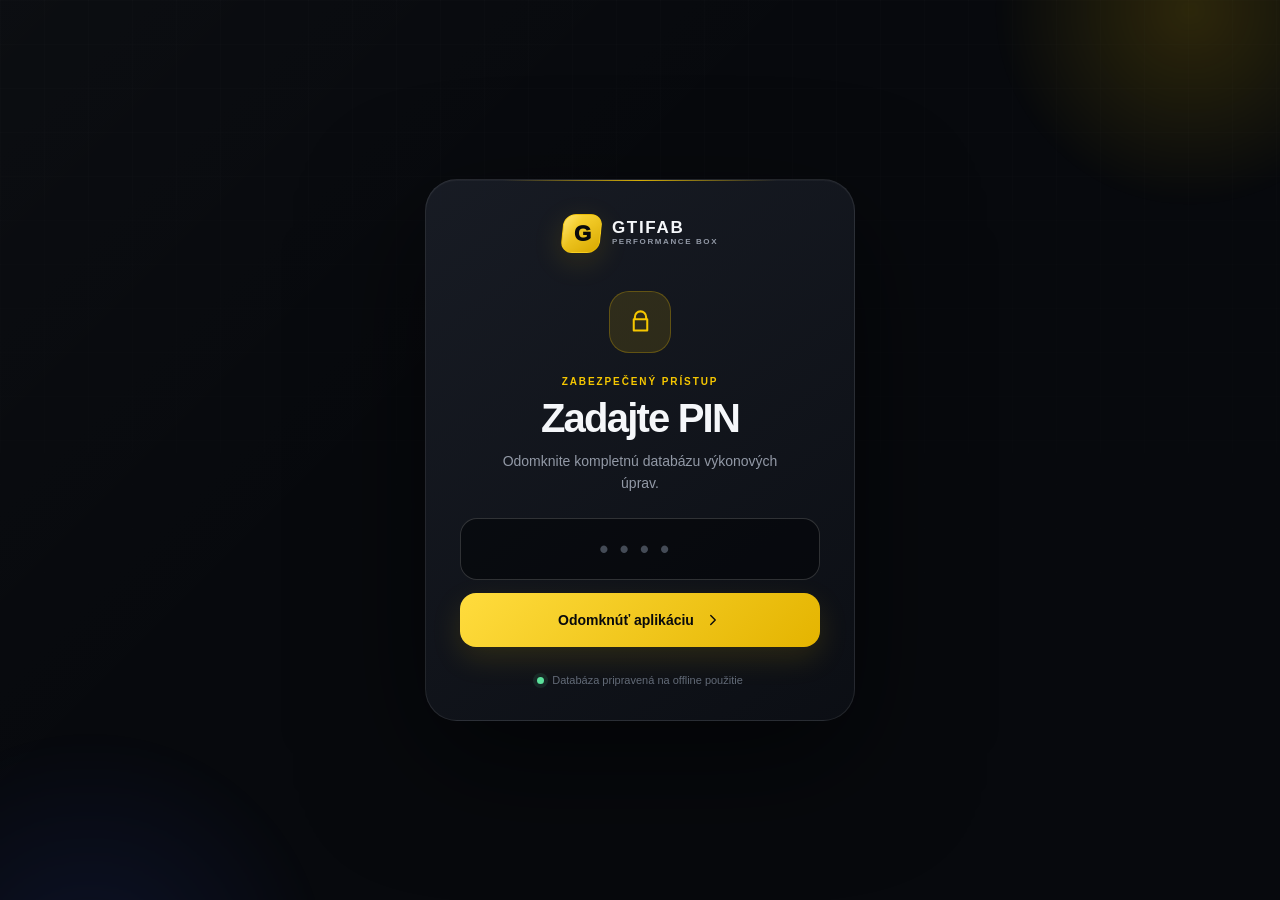
<file: app.html>
<!doctype html>
<html lang="sk">
<head>
  <meta charset="utf-8">
  <meta name="viewport" content="width=device-width, initial-scale=1, viewport-fit=cover">
  <meta name="robots" content="noindex, nofollow, noarchive">
  <meta name="theme-color" content="#07090d">
  <meta name="color-scheme" content="dark">
  <meta name="format-detection" content="telephone=no">
  <meta name="mobile-web-app-capable" content="yes">
  <meta name="apple-mobile-web-app-capable" content="yes">
  <meta name="apple-mobile-web-app-status-bar-style" content="black-translucent">
  <meta name="apple-mobile-web-app-title" content="GTIFAB Box">
  <title>GTIFAB Box</title>
  <link rel="manifest" href="manifest.json">
  <link rel="icon" href="icons/icon-192.png" sizes="192x192">
  <link rel="apple-touch-icon" href="icons/icon-180.png">
  <link rel="stylesheet" href="app.css?v=6.0">
</head>
<body>
  <section id="lock" class="lock-screen" aria-labelledby="lockTitle">
    <div class="ambient ambient-one" aria-hidden="true"></div>
    <div class="ambient ambient-two" aria-hidden="true"></div>
    <div class="lock-card">
      <div class="brand brand-lock" aria-label="GTIFAB Box">
        <span class="brand-mark" aria-hidden="true"><span>G</span></span>
        <span class="brand-copy"><strong>GTIFAB</strong><small>PERFORMANCE BOX</small></span>
      </div>
      <div class="lock-badge" aria-hidden="true">
        <svg viewBox="0 0 24 24"><path d="M7 10V8a5 5 0 0 1 10 0v2M6 10h12v10H6z"/></svg>
      </div>
      <p class="eyebrow" data-i18n="secureAccess">ZABEZPEČENÝ PRÍSTUP</p>
      <h1 id="lockTitle" data-i18n="enterPin">Zadajte PIN</h1>
      <p class="lock-copy" data-i18n="pinCopy">Odomknite kompletnú databázu výkonových úprav.</p>
      <form id="pinForm" novalidate>
        <label class="sr-only" for="pin" data-i18n="pinLabel">PIN kód</label>
        <input id="pin" class="pin-input" type="password" inputmode="numeric" autocomplete="one-time-code" maxlength="8" placeholder="••••" aria-describedby="pinErr">
        <button class="primary-button" type="submit">
          <span data-i18n="unlock">Odomknúť aplikáciu</span>
          <svg viewBox="0 0 24 24" aria-hidden="true"><path d="m9 18 6-6-6-6"/></svg>
        </button>
        <p id="pinErr" class="form-error" role="alert" hidden data-i18n="wrongPin">Nesprávny PIN. Skúste to znova.</p>
      </form>
      <div class="lock-foot">
        <span class="status-dot"></span>
        <span data-i18n="offlineReady">Pripravené na offline použitie</span>
      </div>
    </div>
  </section>

  <div id="app" class="app-shell" hidden>
    <header class="topbar">
      <div class="topbar-inner">
        <button id="homeBtn" class="brand brand-button" type="button" aria-label="GTIFAB Box — domov">
          <span class="brand-mark" aria-hidden="true"><span>G</span></span>
          <span class="brand-copy"><strong>GTIFAB</strong><small>PERFORMANCE BOX</small></span>
        </button>
        <div class="top-actions">
          <div id="connectionBadge" class="connection-badge" role="status" aria-live="polite">
            <span class="status-dot"></span>
            <span id="connectionText">Online</span>
          </div>
          <label class="language-picker" aria-label="Jazyk">
            <span class="sr-only" data-i18n="language">Jazyk</span>
            <select id="languageSelect">
              <option value="sk">SK</option>
              <option value="en">EN</option>
              <option value="de">DE</option>
              <option value="sr">SR</option>
              <option value="uk">UA</option>
            </select>
            <svg viewBox="0 0 24 24" aria-hidden="true"><path d="m8 10 4 4 4-4"/></svg>
          </label>
        </div>
      </div>
    </header>

    <aside id="installBanner" class="install-banner" hidden>
      <div class="install-icon" aria-hidden="true">
        <svg viewBox="0 0 24 24"><path d="M12 3v12m0 0 4-4m-4 4-4-4M5 18v3h14v-3"/></svg>
      </div>
      <div>
        <strong data-i18n="installTitle">Majte GTIFAB vždy poruke</strong>
        <p data-i18n="installCopy">Pridajte aplikáciu na plochu a používajte ju aj bez internetu.</p>
      </div>
      <button id="installBtn" class="text-button" type="button" data-i18n="install">Pridať</button>
      <button id="dismissInstall" class="icon-button" type="button" aria-label="Zavrieť">
        <svg viewBox="0 0 24 24" aria-hidden="true"><path d="m6 6 12 12M18 6 6 18"/></svg>
      </button>
    </aside>

    <main class="main-content">
      <section class="hero-panel" aria-labelledby="heroTitle">
        <div class="hero-glow" aria-hidden="true"></div>
        <div class="hero-copy">
          <p class="eyebrow"><span></span><span data-i18n="databaseEyebrow">DATABÁZA VÝKONU</span></p>
          <h1 id="heroTitle" data-i18n="heroTitle">Nájdite potenciál vozidla.</h1>
          <p data-i18n="heroCopy">Originálny výkon, Stage 1 výsledok, ECU a dostupné možnosti — na jednom mieste.</p>
        </div>
        <div class="database-stats" aria-label="Štatistika databázy">
          <div><strong id="makeCount">94</strong><span data-i18n="brands">značiek</span></div>
          <div><strong id="modelCount">2 034</strong><span data-i18n="models">modelov</span></div>
          <div><strong id="engineCount">10 052</strong><span data-i18n="engines">motorov</span></div>
        </div>
      </section>

      <section class="search-panel" aria-labelledby="searchTitle">
        <div class="search-heading">
          <div>
            <p class="section-kicker" data-i18n="fastestWay">NAJRÝCHLEJŠIA CESTA</p>
            <h2 id="searchTitle" data-i18n="searchEverything">Vyhľadať celé vozidlo</h2>
          </div>
          <span class="search-hint" data-i18n="searchHint">napr. BMW 530d 265</span>
        </div>
        <div class="global-search-wrap">
          <svg class="search-icon" viewBox="0 0 24 24" aria-hidden="true"><circle cx="11" cy="11" r="7"/><path d="m16.5 16.5 4 4"/></svg>
          <label class="sr-only" for="globalSearch" data-i18n="searchLabel">Vyhľadajte značku, model alebo motor</label>
          <input id="globalSearch" type="search" autocomplete="off" enterkeyhint="search" spellcheck="false" data-i18n-placeholder="searchPlaceholder" placeholder="Značka, model, motor alebo výkon…">
          <kbd>⌘ K</kbd>
          <button id="clearSearch" class="clear-search" type="button" aria-label="Vymazať vyhľadávanie" hidden>
            <svg viewBox="0 0 24 24" aria-hidden="true"><path d="m7 7 10 10M17 7 7 17"/></svg>
          </button>
        </div>
        <div id="globalResults" class="global-results" aria-live="polite" hidden></div>
      </section>

      <section id="recentSection" class="recent-section" hidden aria-labelledby="recentTitle">
        <div class="section-head compact">
          <div>
            <p class="section-kicker" data-i18n="continueLabel">POKRAČOVAŤ</p>
            <h2 id="recentTitle" data-i18n="recentTitle">Posledné vozidlá</h2>
          </div>
          <button id="clearRecent" class="link-button" type="button" data-i18n="clear">Vymazať</button>
        </div>
        <div id="recentList" class="recent-list"></div>
      </section>

      <section class="browser-panel" aria-labelledby="browseTitle">
        <div class="section-head">
          <div>
            <p class="section-kicker" data-i18n="guidedSelection">SPRIEVODCA VÝBEROM</p>
            <h2 id="browseTitle" data-i18n="browseDatabase">Prechádzať databázu</h2>
          </div>
          <button id="resetBtn" class="ghost-button" type="button" hidden>
            <svg viewBox="0 0 24 24" aria-hidden="true"><path d="M4 7v5h5M20 17v-5h-5M6.1 17.9A8 8 0 0 0 19 14M17.9 6.1A8 8 0 0 0 5 10"/></svg>
            <span data-i18n="reset">Od začiatku</span>
          </button>
        </div>

        <nav id="stepper" class="stepper" aria-label="Výber vozidla"></nav>

        <div id="browserWorkspace" class="browser-workspace">
          <div class="browser-toolbar">
            <button id="backBtn" class="back-button" type="button" hidden>
              <svg viewBox="0 0 24 24" aria-hidden="true"><path d="m15 18-6-6 6-6"/></svg>
              <span data-i18n="back">Späť</span>
            </button>
            <div>
              <p id="stepEyebrow" class="step-eyebrow"></p>
              <h3 id="stepTitle"></h3>
            </div>
            <span id="itemCount" class="item-count"></span>
          </div>
          <div id="filterWrap" class="filter-wrap">
            <svg viewBox="0 0 24 24" aria-hidden="true"><circle cx="11" cy="11" r="7"/><path d="m16.5 16.5 4 4"/></svg>
            <label class="sr-only" for="stepFilter" data-i18n="filterLabel">Filtrovať aktuálny zoznam</label>
            <input id="stepFilter" type="search" autocomplete="off" spellcheck="false">
          </div>
          <div id="browserList" class="browser-list" aria-live="polite"></div>
        </div>

        <article id="vehicleDetail" class="vehicle-detail" hidden aria-live="polite"></article>
      </section>
    </main>

    <nav class="bottom-nav" aria-label="Hlavná navigácia">
      <button id="navBrowse" class="bottom-nav-item active" type="button">
        <svg viewBox="0 0 24 24" aria-hidden="true"><path d="M4 5h6v6H4zM14 5h6v6h-6zM4 15h6v4H4zM14 15h6v4h-6z"/></svg>
        <span data-i18n="browse">Výber</span>
      </button>
      <button id="navSearch" class="bottom-nav-item bottom-nav-main" type="button">
        <span><svg viewBox="0 0 24 24" aria-hidden="true"><circle cx="11" cy="11" r="7"/><path d="m16.5 16.5 4 4"/></svg></span>
        <em data-i18n="search">Hľadať</em>
      </button>
      <button id="navRecent" class="bottom-nav-item" type="button">
        <svg viewBox="0 0 24 24" aria-hidden="true"><path d="M12 7v5l3 2M4.9 5A9 9 0 1 1 3 12"/><path d="M4 2v4h4"/></svg>
        <span data-i18n="recent">Posledné</span>
      </button>
    </nav>
  </div>

  <dialog id="installDialog" class="install-dialog">
    <form method="dialog">
      <button class="dialog-close icon-button" aria-label="Zavrieť">
        <svg viewBox="0 0 24 24" aria-hidden="true"><path d="m6 6 12 12M18 6 6 18"/></svg>
      </button>
      <div class="dialog-app-icon"><span>G</span></div>
      <p class="section-kicker" data-i18n="iphoneInstall">INŠTALÁCIA NA IPHONE</p>
      <h2 data-i18n="installDialogTitle">GTIFAB aj bez internetu</h2>
      <p data-i18n="installDialogCopy">Po prvom načítaní zostane kompletná databáza uložená v telefóne.</p>
      <ol>
        <li><span>1</span><div><strong data-i18n="installStep1Title">Otvorte Zdieľanie</strong><p data-i18n="installStep1Copy">V Safari klepnite na ikonu zdieľania v spodnej lište.</p></div></li>
        <li><span>2</span><div><strong data-i18n="installStep2Title">Pridať na plochu</strong><p data-i18n="installStep2Copy">V zozname vyberte „Pridať na plochu“.</p></div></li>
        <li><span>3</span><div><strong data-i18n="installStep3Title">Potvrďte Pridať</strong><p data-i18n="installStep3Copy">Aplikácia sa otvorí na celej obrazovke a funguje offline.</p></div></li>
      </ol>
      <button class="primary-button" value="close" data-i18n="understand">Rozumiem</button>
    </form>
  </dialog>

  <div id="toast" class="toast" role="status" aria-live="polite" hidden></div>

  <script src="vehicles.js?v=6.0"></script>
  <script src="app.js?v=6.1"></script>
</body>
</html>
</file>
<file: app.css>
:root {
  --bg: #07090d;
  --bg-soft: #0d1016;
  --panel: rgba(17, 21, 29, .84);
  --panel-solid: #11151d;
  --panel-light: #171c26;
  --line: rgba(255, 255, 255, .09);
  --line-strong: rgba(255, 255, 255, .16);
  --text: #f5f7fa;
  --muted: #9299a6;
  --muted-2: #626a77;
  --accent: #f6c700;
  --accent-bright: #ffdc3d;
  --accent-soft: rgba(246, 199, 0, .12);
  --green: #5be09b;
  --red: #ff6f78;
  --radius-lg: 28px;
  --radius-md: 20px;
  --radius-sm: 14px;
  --shadow: 0 24px 80px rgba(0, 0, 0, .34);
  --safe-top: env(safe-area-inset-top, 0px);
  --safe-right: env(safe-area-inset-right, 0px);
  --safe-bottom: env(safe-area-inset-bottom, 0px);
  --safe-left: env(safe-area-inset-left, 0px);
}

* { box-sizing: border-box; }

html {
  min-height: 100%;
  background: var(--bg);
  color-scheme: dark;
  -webkit-text-size-adjust: 100%;
  scroll-behavior: smooth;
}

body {
  min-width: 320px;
  min-height: 100%;
  margin: 0;
  overflow-x: hidden;
  background:
    radial-gradient(circle at 5% -10%, rgba(246, 199, 0, .08), transparent 28rem),
    radial-gradient(circle at 98% 35%, rgba(65, 94, 255, .06), transparent 32rem),
    var(--bg);
  color: var(--text);
  font-family: Inter, ui-sans-serif, -apple-system, BlinkMacSystemFont, "SF Pro Display", "Segoe UI", sans-serif;
  -webkit-font-smoothing: antialiased;
  -webkit-tap-highlight-color: transparent;
}

button, input, select { font: inherit; }
button, select { cursor: pointer; }
button { color: inherit; }
button:focus-visible, input:focus-visible, select:focus-visible {
  outline: 2px solid var(--accent);
  outline-offset: 3px;
}

svg {
  display: block;
  fill: none;
  stroke: currentColor;
  stroke-width: 1.8;
  stroke-linecap: round;
  stroke-linejoin: round;
}

[hidden] { display: none !important; }

.sr-only {
  position: absolute;
  width: 1px;
  height: 1px;
  padding: 0;
  margin: -1px;
  overflow: hidden;
  clip: rect(0, 0, 0, 0);
  white-space: nowrap;
  border: 0;
}

.app-shell { min-height: 100vh; }

/* Lock screen */
.lock-screen {
  position: fixed;
  z-index: 1000;
  inset: 0;
  display: grid;
  place-items: center;
  min-height: 100svh;
  padding: calc(28px + var(--safe-top)) calc(20px + var(--safe-right)) calc(28px + var(--safe-bottom)) calc(20px + var(--safe-left));
  overflow: hidden;
  background:
    linear-gradient(135deg, rgba(255,255,255,.018), transparent 40%),
    var(--bg);
}

.lock-screen::before {
  content: "";
  position: absolute;
  inset: 0;
  opacity: .12;
  background-image:
    linear-gradient(rgba(255,255,255,.09) 1px, transparent 1px),
    linear-gradient(90deg, rgba(255,255,255,.09) 1px, transparent 1px);
  background-size: 44px 44px;
  mask-image: linear-gradient(to bottom, #000, transparent 80%);
}

.ambient {
  position: absolute;
  border-radius: 50%;
  filter: blur(4px);
  pointer-events: none;
}

.ambient-one {
  width: 420px;
  height: 420px;
  top: -200px;
  right: -120px;
  background: radial-gradient(circle, rgba(246,199,0,.16), transparent 66%);
}

.ambient-two {
  width: 500px;
  height: 500px;
  bottom: -320px;
  left: -160px;
  background: radial-gradient(circle, rgba(65,94,255,.11), transparent 68%);
}

.lock-card {
  position: relative;
  width: min(100%, 430px);
  padding: 34px;
  overflow: hidden;
  border: 1px solid var(--line);
  border-radius: 32px;
  background: linear-gradient(145deg, rgba(25,29,38,.94), rgba(12,15,21,.96));
  box-shadow: 0 40px 120px rgba(0,0,0,.55), inset 0 1px rgba(255,255,255,.04);
  text-align: center;
}

.lock-card::after {
  content: "";
  position: absolute;
  top: 0;
  left: 18%;
  width: 64%;
  height: 1px;
  background: linear-gradient(90deg, transparent, rgba(246,199,0,.85), transparent);
}

.brand {
  display: inline-flex;
  align-items: center;
  gap: 11px;
}

.brand-lock { margin-bottom: 38px; }

.brand-mark {
  position: relative;
  display: grid;
  width: 39px;
  height: 39px;
  place-items: center;
  overflow: hidden;
  border: 1px solid rgba(246,199,0,.38);
  border-radius: 12px;
  background: linear-gradient(145deg, var(--accent-bright), #d9a900);
  box-shadow: 0 8px 30px rgba(246,199,0,.14);
  color: #090a0c;
  transform: skew(-6deg);
}

.brand-mark::after {
  content: "";
  position: absolute;
  inset: 0;
  background: linear-gradient(115deg, rgba(255,255,255,.5), transparent 36%);
  opacity: .5;
}

.brand-mark span {
  position: relative;
  z-index: 1;
  font-size: 22px;
  font-weight: 950;
  letter-spacing: -.08em;
  transform: skew(6deg);
}

.brand-copy { display: grid; gap: 1px; text-align: left; }
.brand-copy strong { font-size: 17px; font-weight: 900; letter-spacing: .1em; line-height: 1; }
.brand-copy small { color: var(--muted); font-size: 8px; font-weight: 750; letter-spacing: .2em; line-height: 1.2; }

.lock-badge {
  display: grid;
  width: 62px;
  height: 62px;
  margin: 0 auto 23px;
  place-items: center;
  border: 1px solid rgba(246,199,0,.25);
  border-radius: 20px;
  background: var(--accent-soft);
  color: var(--accent);
}

.lock-badge svg { width: 27px; }
.eyebrow, .section-kicker, .step-eyebrow {
  margin: 0;
  color: var(--accent);
  font-size: 10px;
  font-weight: 850;
  letter-spacing: .19em;
  text-transform: uppercase;
}

.lock-card h1 { margin: 9px 0 9px; font-size: clamp(30px, 9vw, 40px); letter-spacing: -.045em; }
.lock-copy { max-width: 300px; margin: 0 auto 24px; color: var(--muted); font-size: 14px; line-height: 1.6; }
.pin-input {
  width: 100%;
  height: 62px;
  border: 1px solid var(--line-strong);
  border-radius: 17px;
  background: rgba(4,6,9,.62);
  color: var(--text);
  font-size: 25px;
  font-weight: 800;
  letter-spacing: .46em;
  text-align: center;
  transition: border-color .2s, box-shadow .2s;
}

.pin-input:focus { border-color: rgba(246,199,0,.75); box-shadow: 0 0 0 5px rgba(246,199,0,.08); outline: 0; }
.pin-input::placeholder { color: #444b56; opacity: 1; }

.primary-button {
  display: flex;
  width: 100%;
  min-height: 54px;
  margin-top: 13px;
  align-items: center;
  justify-content: center;
  gap: 10px;
  border: 0;
  border-radius: 16px;
  background: linear-gradient(135deg, var(--accent-bright), #e4b400);
  box-shadow: 0 11px 30px rgba(246,199,0,.13);
  color: #090a0c;
  font-size: 14px;
  font-weight: 850;
  transition: transform .2s, filter .2s;
}

.primary-button:hover { filter: brightness(1.06); transform: translateY(-1px); }
.primary-button:active { transform: scale(.985); }
.primary-button svg { width: 18px; }
.form-error { margin: 13px 0 0; color: var(--red); font-size: 13px; }
.lock-foot { display: flex; margin-top: 27px; align-items: center; justify-content: center; gap: 8px; color: var(--muted-2); font-size: 11px; }
.status-dot { width: 7px; height: 7px; flex: 0 0 auto; border-radius: 50%; background: var(--green); box-shadow: 0 0 0 4px rgba(91,224,155,.1); }

/* App chrome */
.topbar {
  position: sticky;
  z-index: 100;
  top: 0;
  padding: calc(8px + var(--safe-top)) calc(18px + var(--safe-right)) 8px calc(18px + var(--safe-left));
  border-bottom: 1px solid rgba(255,255,255,.06);
  background: rgba(7,9,13,.78);
  backdrop-filter: blur(22px) saturate(150%);
  -webkit-backdrop-filter: blur(22px) saturate(150%);
}

.topbar-inner { display: flex; max-width: 1180px; min-height: 53px; margin: 0 auto; align-items: center; justify-content: space-between; }
.brand-button { padding: 0; border: 0; background: transparent; }
.top-actions { display: flex; align-items: center; gap: 9px; }
.connection-badge { display: flex; min-height: 34px; align-items: center; gap: 8px; padding: 0 12px; border: 1px solid var(--line); border-radius: 999px; background: rgba(255,255,255,.035); color: var(--muted); font-size: 11px; font-weight: 720; }
.connection-badge.offline .status-dot { background: var(--accent); box-shadow: 0 0 0 4px rgba(246,199,0,.1); }
.language-picker { position: relative; display: flex; align-items: center; }
.language-picker select { height: 34px; appearance: none; padding: 0 29px 0 12px; border: 1px solid var(--line); border-radius: 999px; background: rgba(255,255,255,.035); color: var(--text); font-size: 11px; font-weight: 800; }
.language-picker svg { position: absolute; right: 10px; width: 13px; pointer-events: none; color: var(--muted); }

.install-banner {
  position: relative;
  z-index: 80;
  display: grid;
  grid-template-columns: auto 1fr auto auto;
  max-width: 1144px;
  margin: 14px auto 0;
  align-items: center;
  gap: 13px;
  padding: 13px 15px;
  border: 1px solid rgba(246,199,0,.22);
  border-radius: 18px;
  background: linear-gradient(90deg, rgba(246,199,0,.10), rgba(246,199,0,.035));
}

.install-banner strong { display: block; font-size: 13px; }
.install-banner p { margin: 3px 0 0; color: var(--muted); font-size: 11px; }
.install-icon { display: grid; width: 35px; height: 35px; place-items: center; border-radius: 11px; background: var(--accent); color: #090a0c; }
.install-icon svg { width: 18px; }
.text-button, .link-button { border: 0; background: transparent; color: var(--accent); font-size: 12px; font-weight: 800; }
.icon-button { display: grid; width: 34px; height: 34px; padding: 0; place-items: center; border: 1px solid var(--line); border-radius: 50%; background: rgba(255,255,255,.04); }
.icon-button svg { width: 15px; }

.main-content {
  width: min(100%, 1180px);
  margin: 0 auto;
  padding: 28px calc(18px + var(--safe-right)) calc(115px + var(--safe-bottom)) calc(18px + var(--safe-left));
}

.hero-panel {
  position: relative;
  display: grid;
  min-height: 245px;
  padding: clamp(27px, 5vw, 52px);
  overflow: hidden;
  grid-template-columns: 1fr auto;
  align-items: end;
  gap: 40px;
  border: 1px solid var(--line);
  border-radius: var(--radius-lg);
  background:
    linear-gradient(120deg, rgba(255,255,255,.038), transparent 46%),
    linear-gradient(135deg, #151922, #0c0f15 70%);
  box-shadow: var(--shadow);
}

.hero-panel::before {
  content: "";
  position: absolute;
  width: 350px;
  height: 350px;
  right: -55px;
  top: -210px;
  border: 1px solid rgba(255,255,255,.05);
  border-radius: 50%;
  box-shadow: 0 0 0 45px rgba(255,255,255,.015), 0 0 0 90px rgba(255,255,255,.012);
}

.hero-glow { position: absolute; width: 340px; height: 140px; right: 10%; bottom: -100px; border-radius: 50%; background: rgba(246,199,0,.17); filter: blur(70px); }
.hero-copy { position: relative; z-index: 1; max-width: 690px; }
.hero-copy .eyebrow { display: flex; align-items: center; gap: 9px; }
.hero-copy .eyebrow > span:first-child { width: 22px; height: 1px; background: var(--accent); }
.hero-copy h1 { max-width: 690px; margin: 12px 0 13px; font-size: clamp(38px, 6vw, 70px); line-height: .98; letter-spacing: -.058em; }
.hero-copy > p:last-child { max-width: 600px; margin: 0; color: var(--muted); font-size: clamp(14px, 2vw, 17px); line-height: 1.58; }
.database-stats { position: relative; z-index: 1; display: grid; min-width: 285px; grid-template-columns: repeat(3, 1fr); overflow: hidden; border: 1px solid var(--line); border-radius: 18px; background: rgba(7,9,13,.55); backdrop-filter: blur(10px); }
.database-stats div { padding: 18px 16px; text-align: center; }
.database-stats div + div { border-left: 1px solid var(--line); }
.database-stats strong { display: block; font-size: 20px; letter-spacing: -.03em; }
.database-stats span { display: block; margin-top: 3px; color: var(--muted-2); font-size: 9px; font-weight: 700; letter-spacing: .08em; text-transform: uppercase; }

.search-panel, .recent-section, .browser-panel { margin-top: 22px; }
.search-panel, .recent-section {
  padding: clamp(20px, 3vw, 28px);
  border: 1px solid var(--line);
  border-radius: var(--radius-md);
  background: var(--panel);
  box-shadow: 0 16px 50px rgba(0,0,0,.14);
  backdrop-filter: blur(16px);
}

.search-heading, .section-head { display: flex; align-items: end; justify-content: space-between; gap: 18px; }
.search-heading h2, .section-head h2 { margin: 6px 0 0; font-size: clamp(21px, 3vw, 28px); letter-spacing: -.035em; }
.search-hint { color: var(--muted-2); font-size: 11px; }
.global-search-wrap { position: relative; margin-top: 19px; }
.global-search-wrap input, .filter-wrap input {
  width: 100%;
  border: 1px solid var(--line-strong);
  background: rgba(4,6,9,.58);
  color: var(--text);
  transition: border-color .2s, box-shadow .2s, background .2s;
}

.global-search-wrap input { height: 66px; padding: 0 100px 0 55px; border-radius: 18px; font-size: 16px; font-weight: 580; }
.global-search-wrap input:focus, .filter-wrap input:focus { border-color: rgba(246,199,0,.55); background: rgba(5,7,10,.88); box-shadow: 0 0 0 5px rgba(246,199,0,.06); outline: 0; }
.global-search-wrap input::placeholder, .filter-wrap input::placeholder { color: #5f6671; }
.search-icon { position: absolute; z-index: 1; top: 50%; left: 20px; width: 21px; color: var(--accent); transform: translateY(-50%); }
.global-search-wrap kbd { position: absolute; top: 50%; right: 17px; padding: 5px 8px; border: 1px solid var(--line); border-radius: 7px; background: rgba(255,255,255,.04); color: var(--muted-2); font-family: inherit; font-size: 10px; transform: translateY(-50%); }
.clear-search { position: absolute; top: 50%; right: 16px; display: grid; width: 31px; height: 31px; padding: 0; place-items: center; border: 0; border-radius: 50%; background: rgba(255,255,255,.07); transform: translateY(-50%); }
.clear-search svg { width: 14px; }
.global-results { margin-top: 12px; overflow: hidden; border: 1px solid var(--line); border-radius: 17px; background: rgba(6,8,12,.72); }
.global-results-head { display: flex; padding: 12px 15px 8px; align-items: center; justify-content: space-between; color: var(--muted-2); font-size: 10px; font-weight: 750; letter-spacing: .08em; text-transform: uppercase; }

.result-row, .browser-row, .recent-card {
  -webkit-user-select: none;
  user-select: none;
  transition: background .18s, border-color .18s, transform .18s;
}

.result-row {
  display: grid;
  width: 100%;
  padding: 14px 15px;
  grid-template-columns: minmax(0, 1fr) auto auto;
  align-items: center;
  gap: 14px;
  border: 0;
  border-top: 1px solid rgba(255,255,255,.055);
  background: transparent;
  text-align: left;
}

.result-row:hover, .browser-row:hover { background: rgba(255,255,255,.035); }
.result-row:active, .browser-row:active, .recent-card:active { transform: scale(.992); }
.result-title { min-width: 0; }
.result-title strong { display: block; overflow: hidden; font-size: 14px; text-overflow: ellipsis; white-space: nowrap; }
.result-title span { display: block; margin-top: 4px; overflow: hidden; color: var(--muted); font-size: 11px; text-overflow: ellipsis; white-space: nowrap; }
.power-mini { display: flex; align-items: baseline; gap: 6px; white-space: nowrap; }
.power-mini span { color: var(--muted-2); font-size: 10px; }
.power-mini svg { width: 13px; color: var(--muted-2); }
.power-mini strong { color: var(--accent); font-size: 14px; }
.power-mini.pending { flex-direction: column; align-items: flex-end; gap: 2px; }
.power-mini.pending strong { color: var(--text); }
.power-mini.pending span { color: var(--accent); font-size: 9px; font-weight: 750; }
.row-arrow { width: 17px; color: var(--muted-2); }
.empty-state { padding: 28px 18px; color: var(--muted); text-align: center; }
.empty-state svg { width: 27px; margin: 0 auto 10px; color: var(--muted-2); }
.empty-state strong { display: block; color: var(--text); font-size: 14px; }
.empty-state p { margin: 5px 0 0; font-size: 12px; line-height: 1.5; }

.recent-section { background: linear-gradient(130deg, rgba(246,199,0,.055), rgba(17,21,29,.8) 44%); }
.section-head.compact { align-items: center; }
.recent-list { display: grid; margin-top: 17px; grid-template-columns: repeat(3, minmax(0, 1fr)); gap: 10px; }
.recent-card { position: relative; min-width: 0; padding: 16px; border: 1px solid var(--line); border-radius: 16px; background: rgba(5,7,10,.52); text-align: left; }
.recent-card::after { content: ""; position: absolute; top: 16px; right: 15px; width: 6px; height: 6px; border-radius: 50%; background: var(--accent); box-shadow: 0 0 0 4px var(--accent-soft); }
.recent-card small { display: block; padding-right: 15px; overflow: hidden; color: var(--accent); font-size: 9px; font-weight: 800; letter-spacing: .1em; text-overflow: ellipsis; text-transform: uppercase; white-space: nowrap; }
.recent-card strong { display: block; margin-top: 8px; overflow: hidden; font-size: 14px; text-overflow: ellipsis; white-space: nowrap; }
.recent-card span { display: block; margin-top: 4px; overflow: hidden; color: var(--muted); font-size: 11px; text-overflow: ellipsis; white-space: nowrap; }

.browser-panel { padding: clamp(20px, 3vw, 30px); border: 1px solid var(--line); border-radius: var(--radius-lg); background: linear-gradient(145deg, rgba(18,22,30,.92), rgba(11,14,19,.9)); box-shadow: var(--shadow); }
.ghost-button { display: flex; min-height: 38px; align-items: center; gap: 8px; padding: 0 13px; border: 1px solid var(--line); border-radius: 11px; background: rgba(255,255,255,.035); color: var(--muted); font-size: 11px; font-weight: 760; }
.ghost-button svg { width: 15px; }
.stepper { display: grid; margin-top: 25px; grid-template-columns: repeat(4, 1fr); }
.step-button { position: relative; display: grid; min-width: 0; padding: 0 8px 19px; grid-template-columns: 29px minmax(0, auto); align-items: center; justify-content: center; gap: 8px; border: 0; border-bottom: 2px solid var(--line); background: transparent; color: var(--muted-2); }
.step-button::after { content: ""; position: absolute; right: 0; bottom: -2px; left: 0; height: 2px; background: var(--accent); transform: scaleX(0); transition: transform .25s; }
.step-button span:first-child { display: grid; width: 29px; height: 29px; place-items: center; border: 1px solid var(--line); border-radius: 9px; background: rgba(255,255,255,.025); font-size: 10px; font-weight: 850; }
.step-button span:last-child { overflow: hidden; font-size: 11px; font-weight: 760; text-overflow: ellipsis; white-space: nowrap; }
.step-button.active, .step-button.done { color: var(--text); }
.step-button.active::after, .step-button.done::after { transform: scaleX(1); }
.step-button.active span:first-child { border-color: var(--accent); background: var(--accent); color: #090a0c; box-shadow: 0 0 0 5px var(--accent-soft); }
.step-button.done span:first-child { border-color: rgba(246,199,0,.28); background: var(--accent-soft); color: var(--accent); }
.step-button[disabled] { cursor: default; }

.browser-workspace { margin-top: 24px; }
.browser-toolbar { display: grid; grid-template-columns: auto 1fr auto; align-items: center; gap: 12px; }
.browser-toolbar h3 { margin: 4px 0 0; font-size: clamp(19px, 3vw, 25px); letter-spacing: -.035em; }
.back-button { display: grid; width: 43px; height: 43px; padding: 0; place-items: center; border: 1px solid var(--line); border-radius: 13px; background: rgba(255,255,255,.035); }
.back-button svg { width: 18px; }
.back-button span { display: none; }
.item-count { padding: 6px 9px; border: 1px solid var(--line); border-radius: 999px; color: var(--muted); font-size: 10px; font-weight: 750; }
.filter-wrap { position: relative; margin-top: 16px; }
.filter-wrap svg { position: absolute; top: 50%; left: 15px; width: 17px; color: var(--muted-2); transform: translateY(-50%); }
.filter-wrap input { height: 48px; padding: 0 16px 0 43px; border-radius: 14px; font-size: 13px; }
.browser-list { display: grid; margin-top: 12px; grid-template-columns: repeat(2, minmax(0, 1fr)); gap: 8px; }
.browser-list > .empty-state { grid-column: 1 / -1; }
.browser-row { display: grid; width: 100%; min-width: 0; min-height: 67px; padding: 12px 14px; grid-template-columns: 36px minmax(0, 1fr) auto; align-items: center; gap: 11px; border: 1px solid var(--line); border-radius: 14px; background: rgba(5,7,10,.42); text-align: left; }
.browser-row-index { display: grid; width: 36px; height: 36px; place-items: center; border: 1px solid var(--line); border-radius: 11px; background: rgba(255,255,255,.035); color: var(--accent); font-size: 10px; font-weight: 850; letter-spacing: .03em; }
.browser-row-copy { min-width: 0; }
.browser-row-copy strong { display: block; overflow: hidden; font-size: 13px; text-overflow: ellipsis; white-space: nowrap; }
.browser-row-copy span { display: block; margin-top: 4px; overflow: hidden; color: var(--muted); font-size: 10px; text-overflow: ellipsis; white-space: nowrap; }
.browser-row .row-arrow { width: 15px; }

/* Vehicle result */
.vehicle-detail { margin-top: 24px; }
.detail-top { position: relative; padding: clamp(23px, 5vw, 42px); overflow: hidden; border: 1px solid var(--line); border-radius: 24px; background: radial-gradient(circle at 90% -30%, rgba(246,199,0,.13), transparent 47%), #0a0d12; }
.detail-top::after { content: "GTIFAB"; position: absolute; right: -12px; bottom: -23px; color: rgba(255,255,255,.025); font-size: clamp(62px, 14vw, 145px); font-style: italic; font-weight: 950; letter-spacing: -.08em; pointer-events: none; }
.detail-actions { position: relative; z-index: 2; display: flex; align-items: center; justify-content: space-between; gap: 12px; }
.detail-back { display: flex; align-items: center; gap: 7px; padding: 0; border: 0; background: transparent; color: var(--muted); font-size: 11px; font-weight: 750; }
.detail-back svg { width: 16px; }
.detail-action-set { display: flex; gap: 7px; }
.round-action { display: grid; width: 40px; height: 40px; padding: 0; place-items: center; border: 1px solid var(--line); border-radius: 13px; background: rgba(255,255,255,.04); }
.round-action svg { width: 17px; }
.round-action.saved { border-color: rgba(246,199,0,.25); background: var(--accent-soft); color: var(--accent); }
.detail-heading { position: relative; z-index: 1; margin-top: 26px; }
.detail-heading .make-label { color: var(--accent); font-size: 10px; font-weight: 850; letter-spacing: .18em; text-transform: uppercase; }
.detail-heading h3 { margin: 8px 0 5px; font-size: clamp(30px, 6vw, 54px); line-height: 1; letter-spacing: -.055em; }
.detail-heading p { margin: 0; color: var(--muted); font-size: 13px; }
.pending-notice { position: relative; z-index: 1; display: grid; margin-top: 21px; padding: 14px 15px; grid-template-columns: 31px 1fr; align-items: start; gap: 12px; border: 1px solid rgba(246,199,0,.2); border-radius: 14px; background: rgba(246,199,0,.07); }
.pending-notice > span { display: grid; width: 31px; height: 31px; place-items: center; border-radius: 9px; background: var(--accent); color: #08090b; font-size: 13px; font-weight: 900; }
.pending-notice strong { display: block; color: var(--accent); font-size: 12px; }
.pending-notice p { margin: 4px 0 0; color: var(--muted); font-size: 11px; line-height: 1.5; }
.power-comparison { position: relative; z-index: 1; display: grid; margin-top: 30px; grid-template-columns: 1fr auto 1fr; align-items: stretch; gap: 11px; }
.power-card { padding: clamp(17px, 3vw, 24px); border: 1px solid var(--line); border-radius: 18px; background: rgba(255,255,255,.03); }
.power-card.tuned { border-color: rgba(246,199,0,.23); background: linear-gradient(145deg, rgba(246,199,0,.105), rgba(246,199,0,.03)); }
.power-card small { color: var(--muted); font-size: 9px; font-weight: 800; letter-spacing: .13em; text-transform: uppercase; }
.power-card.tuned small { color: var(--accent); }
.power-value { display: flex; margin-top: 12px; align-items: baseline; gap: 6px; }
.power-value strong { font-size: clamp(31px, 7vw, 49px); line-height: 1; letter-spacing: -.055em; }
.power-card.tuned .power-value strong { color: var(--accent); }
.power-value span { color: var(--muted); font-size: 11px; font-weight: 750; text-transform: uppercase; }
.torque-value { margin-top: 7px; color: var(--muted); font-size: 13px; }
.power-card.tuned .torque-value { color: #dcc65b; }
.power-arrow { display: grid; width: 38px; place-items: center; color: var(--muted-2); }
.power-arrow svg { width: 20px; }
.gain-strip { position: relative; z-index: 1; display: flex; margin-top: 11px; align-items: center; justify-content: center; gap: 19px; padding: 11px; border-radius: 13px; background: rgba(91,224,155,.07); color: var(--green); font-size: 11px; font-weight: 800; }

.detail-grid { display: grid; margin-top: 12px; grid-template-columns: minmax(0, 1.1fr) minmax(280px, .9fr); gap: 12px; }
.spec-card { padding: clamp(20px, 4vw, 28px); border: 1px solid var(--line); border-radius: 20px; background: rgba(5,7,10,.46); }
.spec-card h4 { margin: 0 0 17px; font-size: 15px; letter-spacing: -.02em; }
.spec-table { display: grid; grid-template-columns: repeat(2, minmax(0, 1fr)); gap: 0 22px; }
.spec-row { display: grid; min-height: 45px; padding: 10px 0; grid-template-columns: minmax(0, .8fr) minmax(0, 1.2fr); align-items: center; gap: 10px; border-bottom: 1px solid rgba(255,255,255,.055); }
.spec-row span { color: var(--muted-2); font-size: 10px; }
.spec-row strong { overflow-wrap: anywhere; font-size: 11px; font-weight: 680; text-align: right; }
.tag-group + .tag-group { margin-top: 22px; }
.tag-group h5 { margin: 0 0 11px; color: var(--muted); font-size: 10px; font-weight: 750; letter-spacing: .1em; text-transform: uppercase; }
.tag-list { display: flex; flex-wrap: wrap; gap: 7px; }
.tag { padding: 7px 9px; border: 1px solid var(--line); border-radius: 9px; background: rgba(255,255,255,.03); color: #c7ccd4; font-size: 10px; }
.tag.option { border-color: rgba(246,199,0,.18); background: var(--accent-soft); color: #e6d373; }
.detail-footer { display: flex; margin-top: 12px; align-items: center; justify-content: space-between; gap: 14px; padding: 16px 18px; border: 1px solid var(--line); border-radius: 16px; background: rgba(255,255,255,.025); }
.detail-footer p { margin: 0; color: var(--muted); font-size: 11px; line-height: 1.45; }
.detail-footer button { width: auto; min-width: 170px; margin: 0; padding: 0 18px; }

/* iOS bottom navigation */
.bottom-nav {
  position: fixed;
  z-index: 110;
  right: 14px;
  bottom: calc(12px + var(--safe-bottom));
  left: 14px;
  display: none;
  height: 65px;
  padding: 5px 16px;
  grid-template-columns: 1fr 1fr 1fr;
  align-items: center;
  border: 1px solid var(--line-strong);
  border-radius: 22px;
  background: rgba(13,16,22,.9);
  box-shadow: 0 20px 50px rgba(0,0,0,.48);
  backdrop-filter: blur(24px) saturate(155%);
  -webkit-backdrop-filter: blur(24px) saturate(155%);
}

.bottom-nav-item { display: grid; justify-items: center; gap: 3px; border: 0; background: transparent; color: var(--muted-2); }
.bottom-nav-item > svg { width: 19px; height: 19px; }
.bottom-nav-item > span, .bottom-nav-item > em { font-size: 9px; font-style: normal; font-weight: 720; }
.bottom-nav-item.active { color: var(--accent); }
.bottom-nav-main { align-self: end; }
.bottom-nav-main > span { display: grid; width: 48px; height: 48px; margin-top: -25px; place-items: center; border: 5px solid var(--bg); border-radius: 17px; background: var(--accent); box-shadow: 0 8px 25px rgba(246,199,0,.2); color: #08090b; }
.bottom-nav-main svg { width: 21px; }
.bottom-nav-main em { margin-top: 1px; }

/* Dialog and toast */
.install-dialog { width: min(calc(100% - 28px), 440px); padding: 0; overflow: visible; border: 1px solid var(--line-strong); border-radius: 26px; background: #11151d; color: var(--text); box-shadow: 0 40px 120px rgba(0,0,0,.7); }
.install-dialog::backdrop { background: rgba(0,0,0,.72); backdrop-filter: blur(7px); }
.install-dialog form { position: relative; padding: 29px; }
.dialog-close { position: absolute; top: 15px; right: 15px; }
.dialog-app-icon { display: grid; width: 62px; height: 62px; margin-bottom: 22px; place-items: center; border-radius: 18px; background: linear-gradient(145deg, var(--accent-bright), #d8a700); box-shadow: 0 13px 30px rgba(246,199,0,.14); color: #08090b; font-size: 31px; font-weight: 950; transform: skew(-5deg); }
.dialog-app-icon span { transform: skew(5deg); }
.install-dialog h2 { margin: 7px 0 8px; font-size: 28px; letter-spacing: -.04em; }
.install-dialog > form > p:not(.section-kicker) { margin: 0; color: var(--muted); font-size: 13px; line-height: 1.55; }
.install-dialog ol { display: grid; margin: 23px 0 0; padding: 0; gap: 9px; list-style: none; }
.install-dialog li { display: grid; padding: 13px; grid-template-columns: 31px 1fr; align-items: start; gap: 12px; border: 1px solid var(--line); border-radius: 13px; background: rgba(255,255,255,.025); }
.install-dialog li > span { display: grid; width: 31px; height: 31px; place-items: center; border-radius: 9px; background: var(--accent-soft); color: var(--accent); font-size: 11px; font-weight: 850; }
.install-dialog li strong { font-size: 12px; }
.install-dialog li p { margin: 3px 0 0; color: var(--muted); font-size: 11px; line-height: 1.45; }
.install-dialog .primary-button { margin-top: 16px; }
.toast { position: fixed; z-index: 999; right: 20px; bottom: calc(24px + var(--safe-bottom)); max-width: min(360px, calc(100% - 40px)); padding: 13px 16px; border: 1px solid var(--line-strong); border-radius: 13px; background: rgba(20,24,32,.96); box-shadow: var(--shadow); color: var(--text); font-size: 12px; font-weight: 650; animation: toast-in .25s ease both; }
@keyframes toast-in { from { opacity: 0; transform: translateY(8px); } }

@media (max-width: 820px) {
  .hero-panel { grid-template-columns: 1fr; align-items: end; gap: 26px; }
  .database-stats { min-width: 0; }
  .detail-grid { grid-template-columns: 1fr; }
  .recent-list { grid-template-columns: 1fr 1fr; }
}

@media (max-width: 640px) {
  :root { --radius-lg: 22px; --radius-md: 18px; }
  body { background: var(--bg); }
  .lock-card { padding: 27px 21px; border-radius: 26px; }
  .brand-copy strong { font-size: 15px; }
  .brand-copy small { font-size: 7px; }
  .topbar { padding-top: calc(7px + var(--safe-top)); padding-right: calc(14px + var(--safe-right)); padding-left: calc(14px + var(--safe-left)); }
  .topbar .brand-mark { width: 36px; height: 36px; }
  .topbar .brand-copy small { display: none; }
  .connection-badge { width: 34px; padding: 0; justify-content: center; }
  .connection-badge > span:last-child { position: absolute; width: 1px; height: 1px; overflow: hidden; clip: rect(0,0,0,0); }
  .install-banner { margin: 8px 10px 0; grid-template-columns: auto 1fr auto; }
  .install-banner p { display: none; }
  .install-banner .icon-button { display: none; }
  .main-content { padding-top: 14px; padding-right: calc(12px + var(--safe-right)); padding-bottom: calc(110px + var(--safe-bottom)); padding-left: calc(12px + var(--safe-left)); }
  .hero-panel { min-height: 310px; padding: 25px 21px; }
  .hero-copy h1 { font-size: clamp(39px, 12.5vw, 58px); }
  .hero-copy > p:last-child { font-size: 13px; }
  .database-stats div { padding: 13px 8px; }
  .database-stats strong { font-size: 16px; }
  .database-stats span { font-size: 7px; }
  .search-panel, .recent-section, .browser-panel { margin-top: 12px; }
  .search-panel, .recent-section, .browser-panel { padding: 19px 16px; }
  .search-heading { align-items: start; }
  .search-hint { display: none; }
  .global-search-wrap input { height: 59px; padding-right: 48px; padding-left: 49px; font-size: 14px; }
  .global-search-wrap kbd { display: none; }
  .result-row { grid-template-columns: minmax(0, 1fr) auto; gap: 9px; }
  .result-row .row-arrow { display: none; }
  .result-title strong { font-size: 12px; }
  .power-mini strong { font-size: 12px; }
  .recent-list { grid-template-columns: 1fr; }
  .recent-card:nth-child(n+4) { display: none; }
  .browser-list { grid-template-columns: 1fr; }
  .spec-table { grid-template-columns: 1fr; }
  .bottom-nav { display: grid; }
  .section-head { align-items: center; }
  .stepper { margin-right: -6px; margin-left: -6px; }
  .step-button { padding-right: 3px; padding-bottom: 15px; padding-left: 3px; grid-template-columns: 25px; gap: 0; }
  .step-button span:first-child { width: 25px; height: 25px; border-radius: 8px; }
  .step-button span:last-child { display: none; }
  .browser-toolbar h3 { font-size: 20px; }
  .browser-list { grid-template-columns: 1fr; }
  .browser-row { min-height: 63px; }
  .power-comparison { grid-template-columns: 1fr 26px 1fr; gap: 5px; }
  .power-card { padding: 16px 12px; }
  .power-value strong { font-size: clamp(30px, 10vw, 42px); }
  .power-arrow { width: 26px; }
  .gain-strip { gap: 10px; font-size: 10px; }
  .spec-table { grid-template-columns: 1fr; }
  .detail-footer { display: grid; }
  .detail-footer button { width: 100%; }
  .bottom-nav { display: grid; }
  .toast { right: 14px; bottom: calc(91px + var(--safe-bottom)); left: 14px; max-width: none; text-align: center; }
}

@media (display-mode: standalone) {
  .topbar { padding-top: calc(8px + var(--safe-top)); }
  .install-banner { display: none !important; }
}

@media (prefers-reduced-motion: reduce) {
  html { scroll-behavior: auto; }
  *, *::before, *::after { animation-duration: .01ms !important; animation-iteration-count: 1 !important; transition-duration: .01ms !important; }
}
</file>
